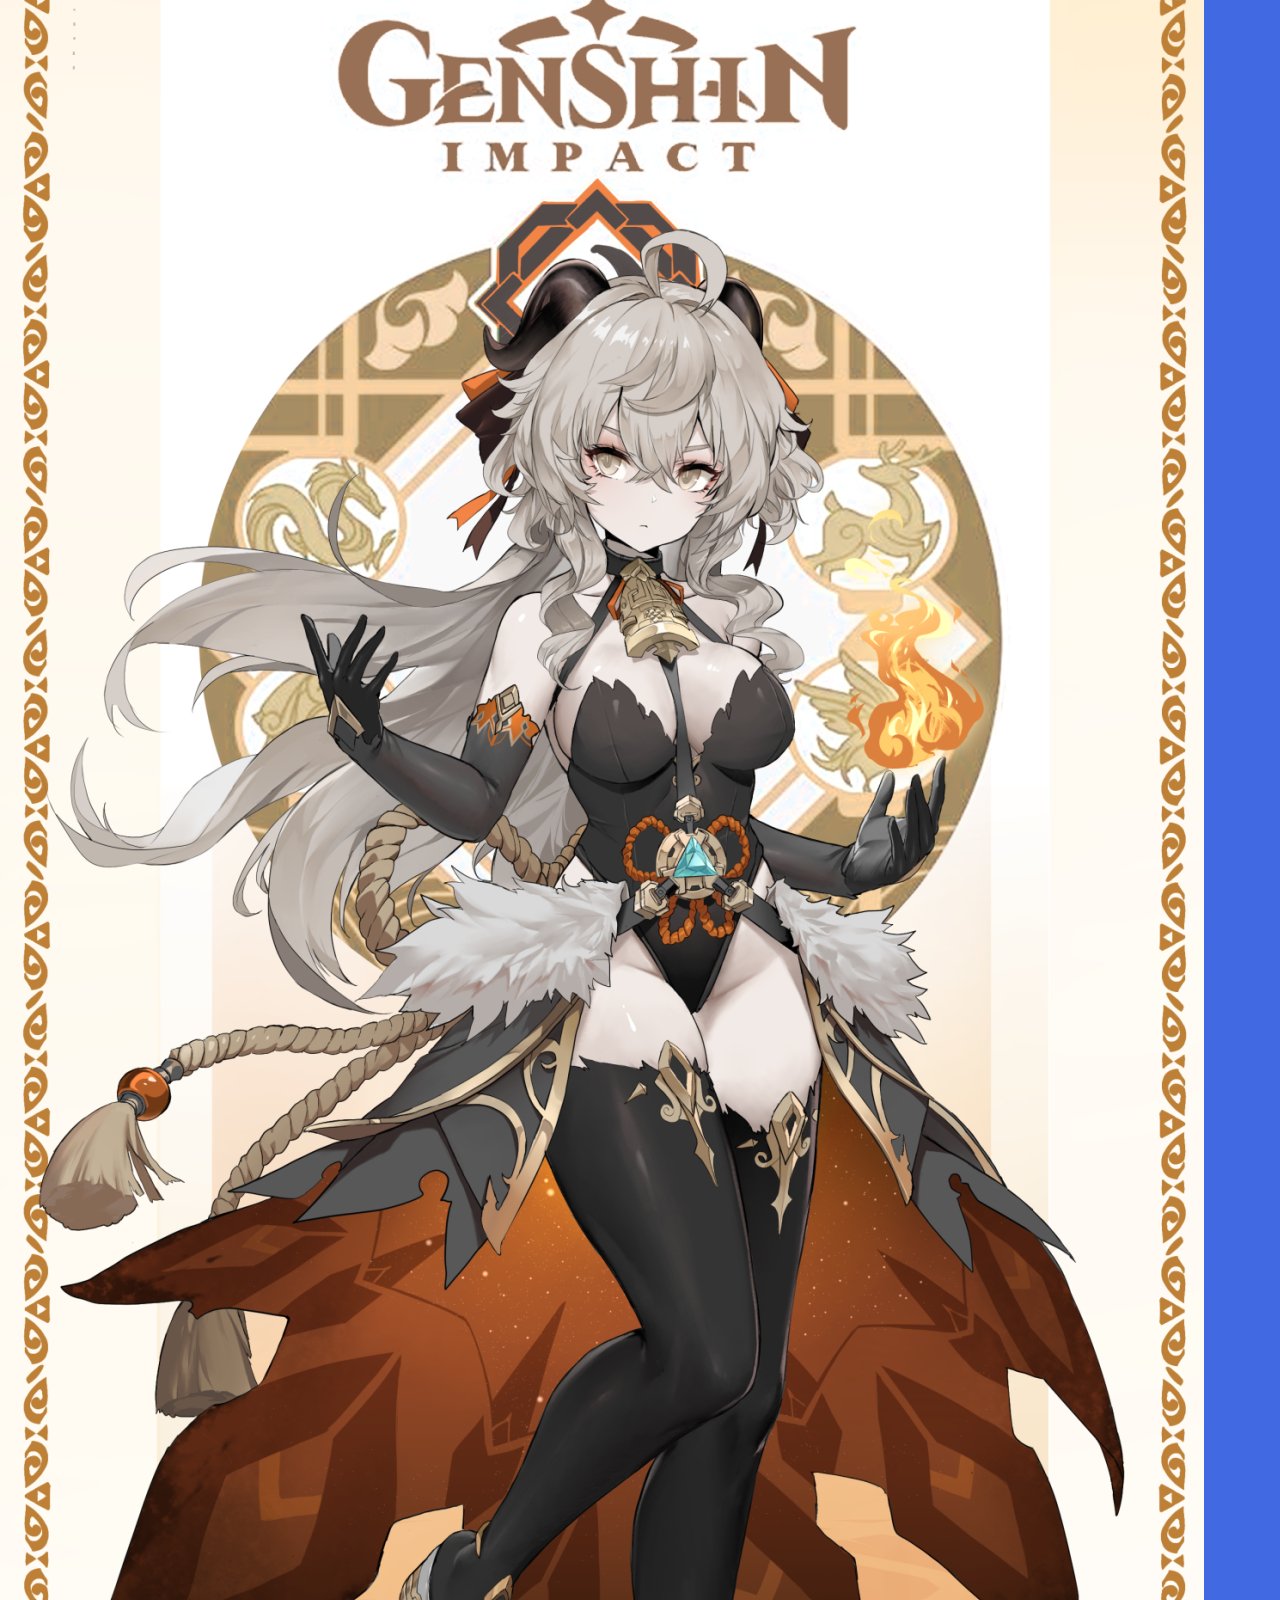
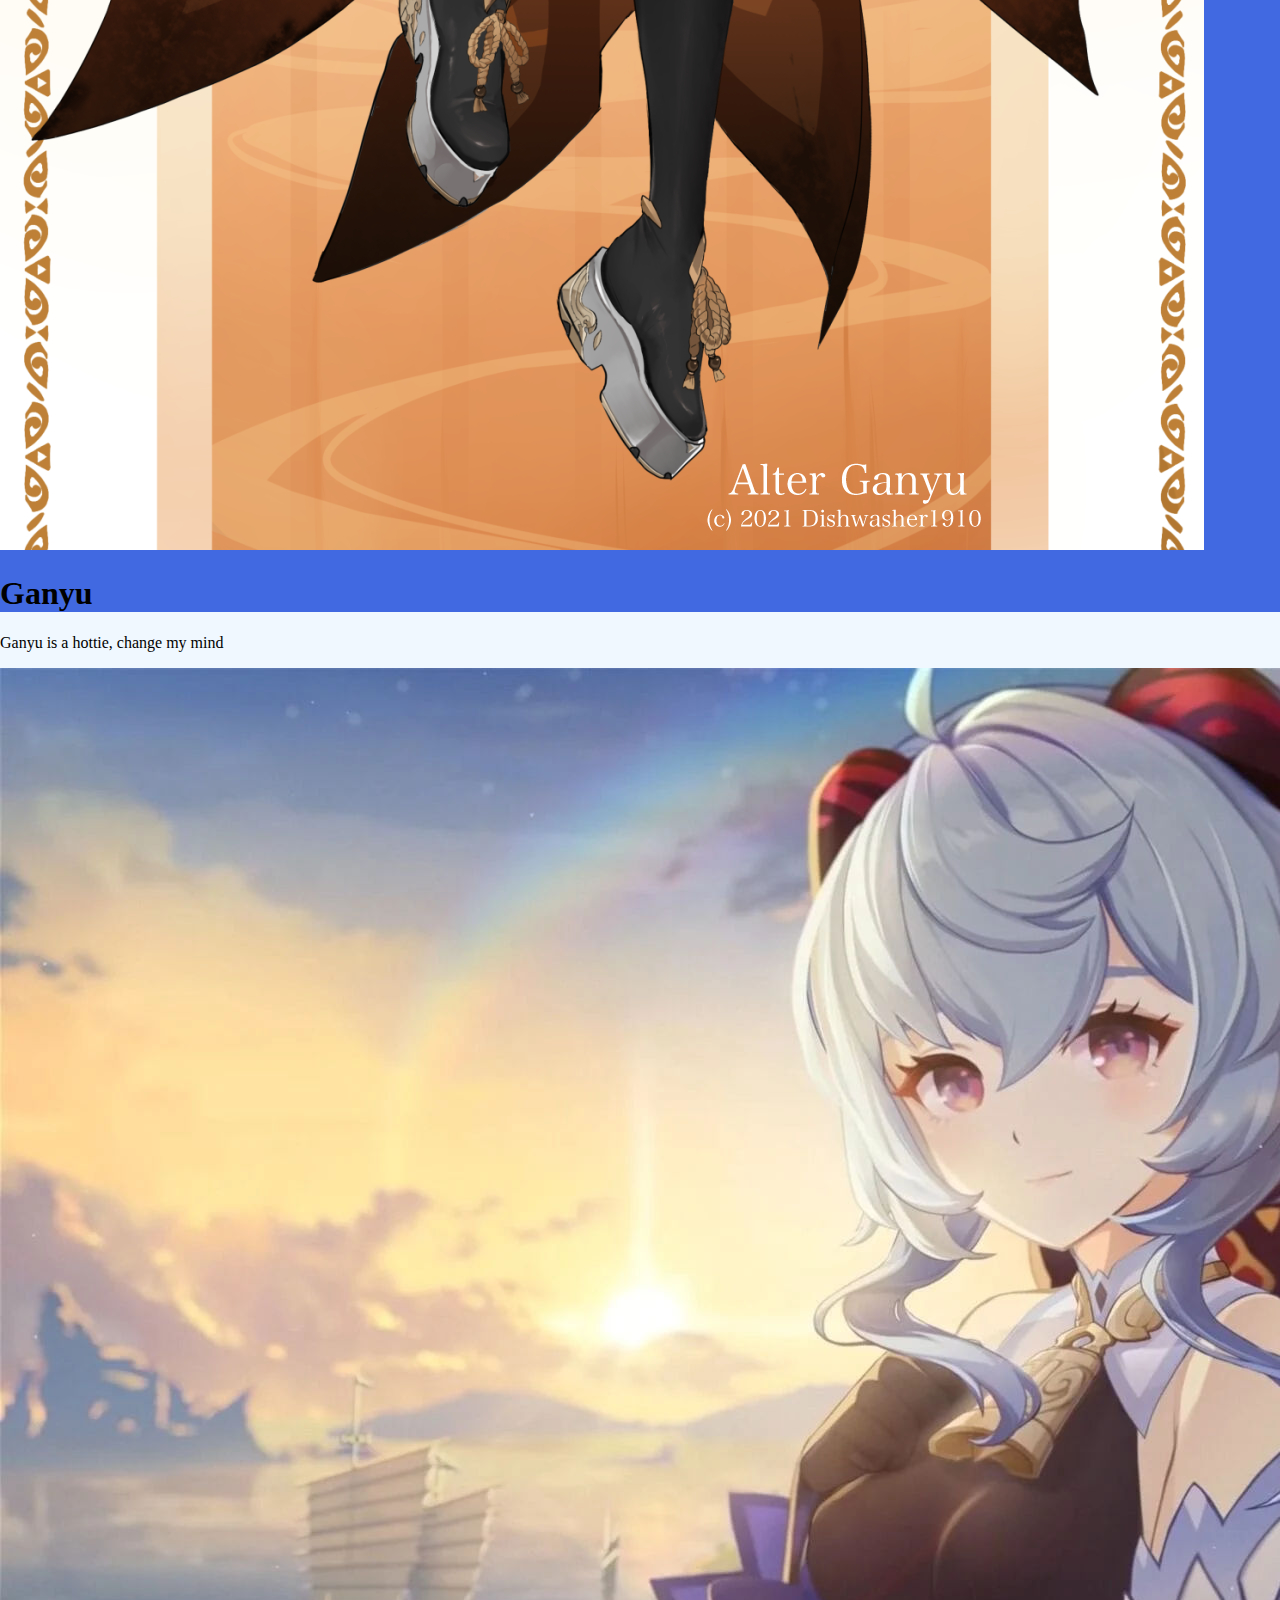
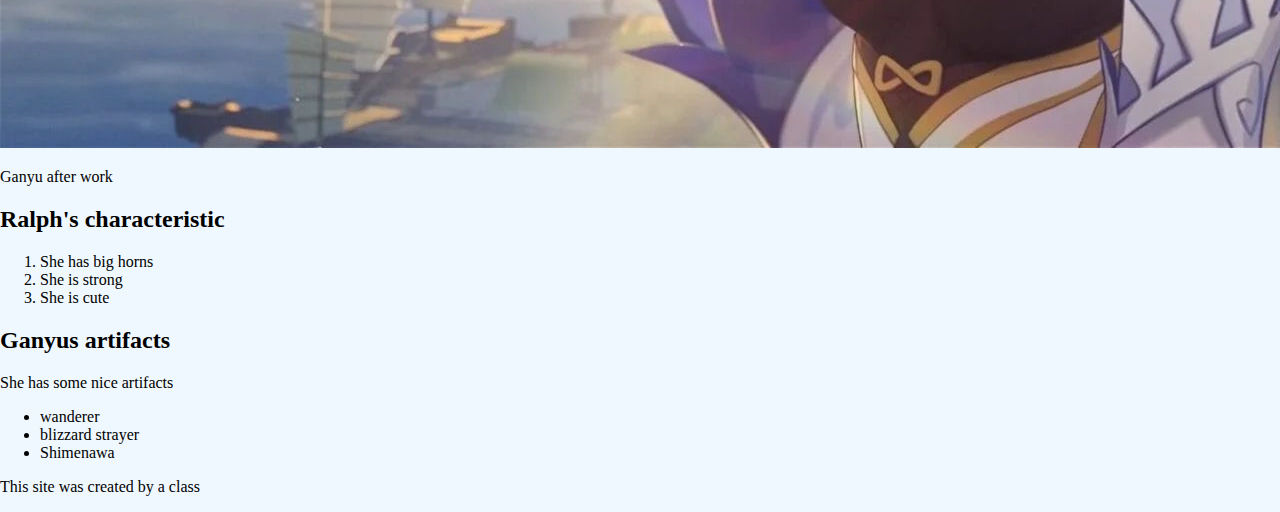
<file: index.html>
<!DOCTYPE html>
<html lang="en">
<head>
    <meta charset="UTF-8">
    <meta http-equiv="X-UA-Compatible" content="IE=edge">
    <meta name="viewport" content="width=device-width, initial-scale=1.0">
    <title>Wreck-me Ganyu</title>
    <link rel="icon" href="Item_Ganyu.png">
    <link rel="stylesheet" type="text/css"  href="css/ganyu.css">
</head>
<body>
    <!--comment-->
    <header>
        <img src="ganyu.jpg">
        <h1>Ganyu</h1>
    </header>

    <main>
        <h2></h2>
        <p>Ganyu is a hottie, change my mind</p>
        <img src="Genshin-Impact-Ganyu.jpg">
        <p>Ganyu after work</p>
        <h2>Ralph's characteristic</h2>
        <ol>


            <li>She has big horns</li>
            <li>She is strong</li>
            <li>She is cute</li>
        </ol>
        <h2>Ganyus artifacts</h2>
        <p>She has some nice artifacts</p>
        <ul>
            <li>wanderer</li>
            <li>blizzard strayer</li>
            <li>Shimenawa</li>
        </ul>
    </main>

    <footer>
        <p>This site was created by a class</p>
        </footer>
</body>
</html>
</file>
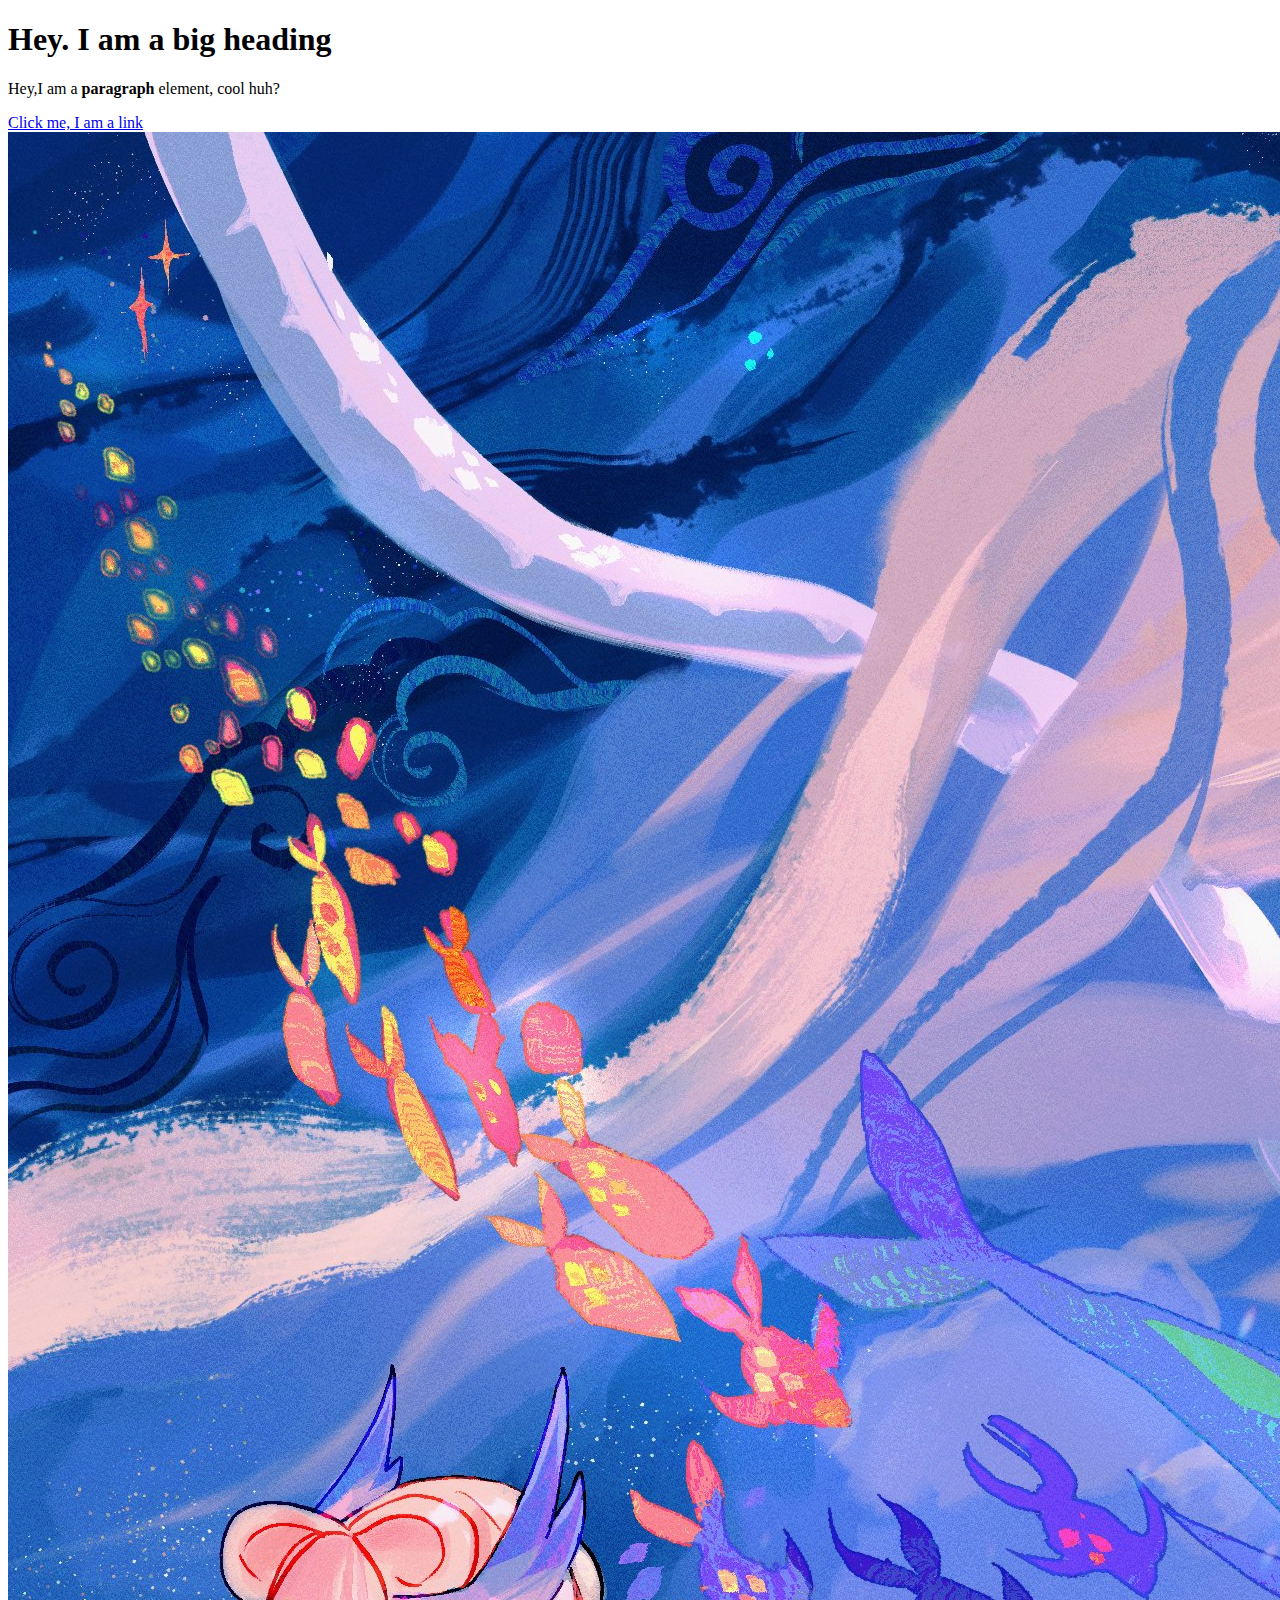
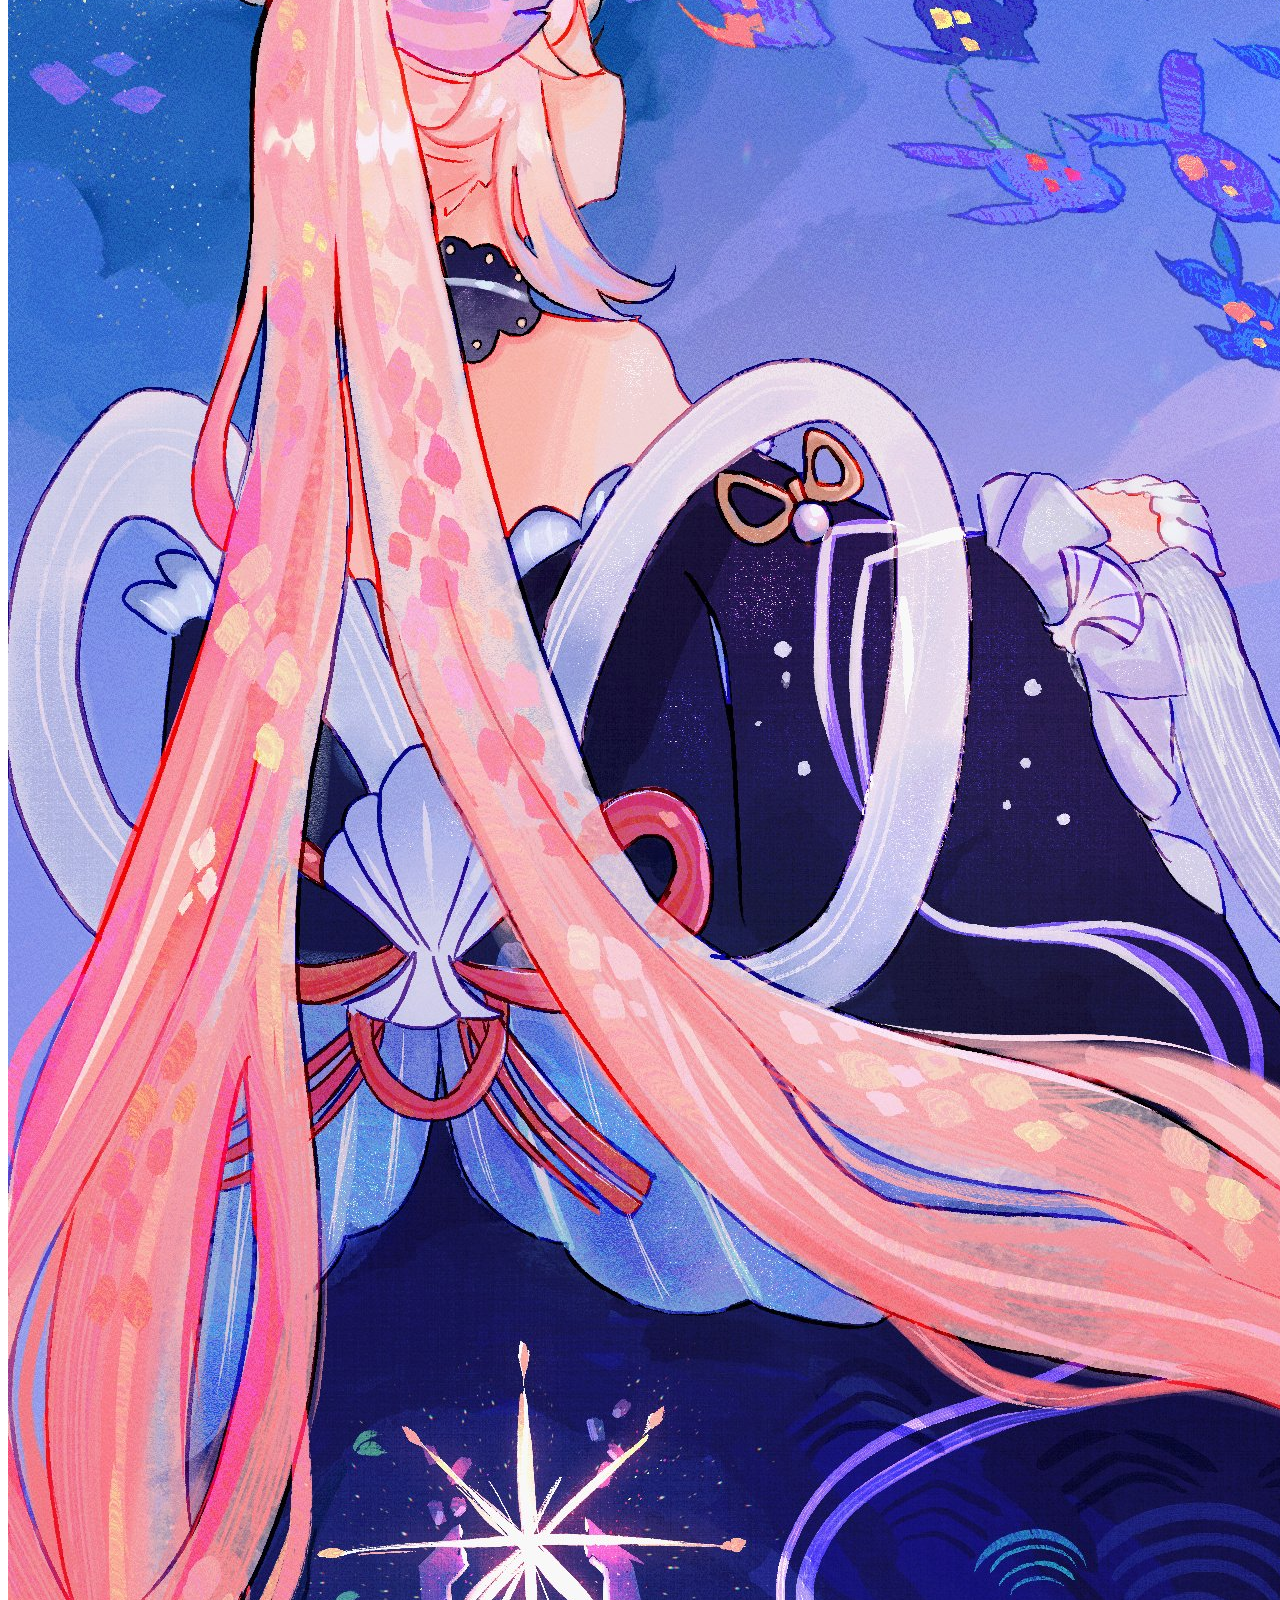
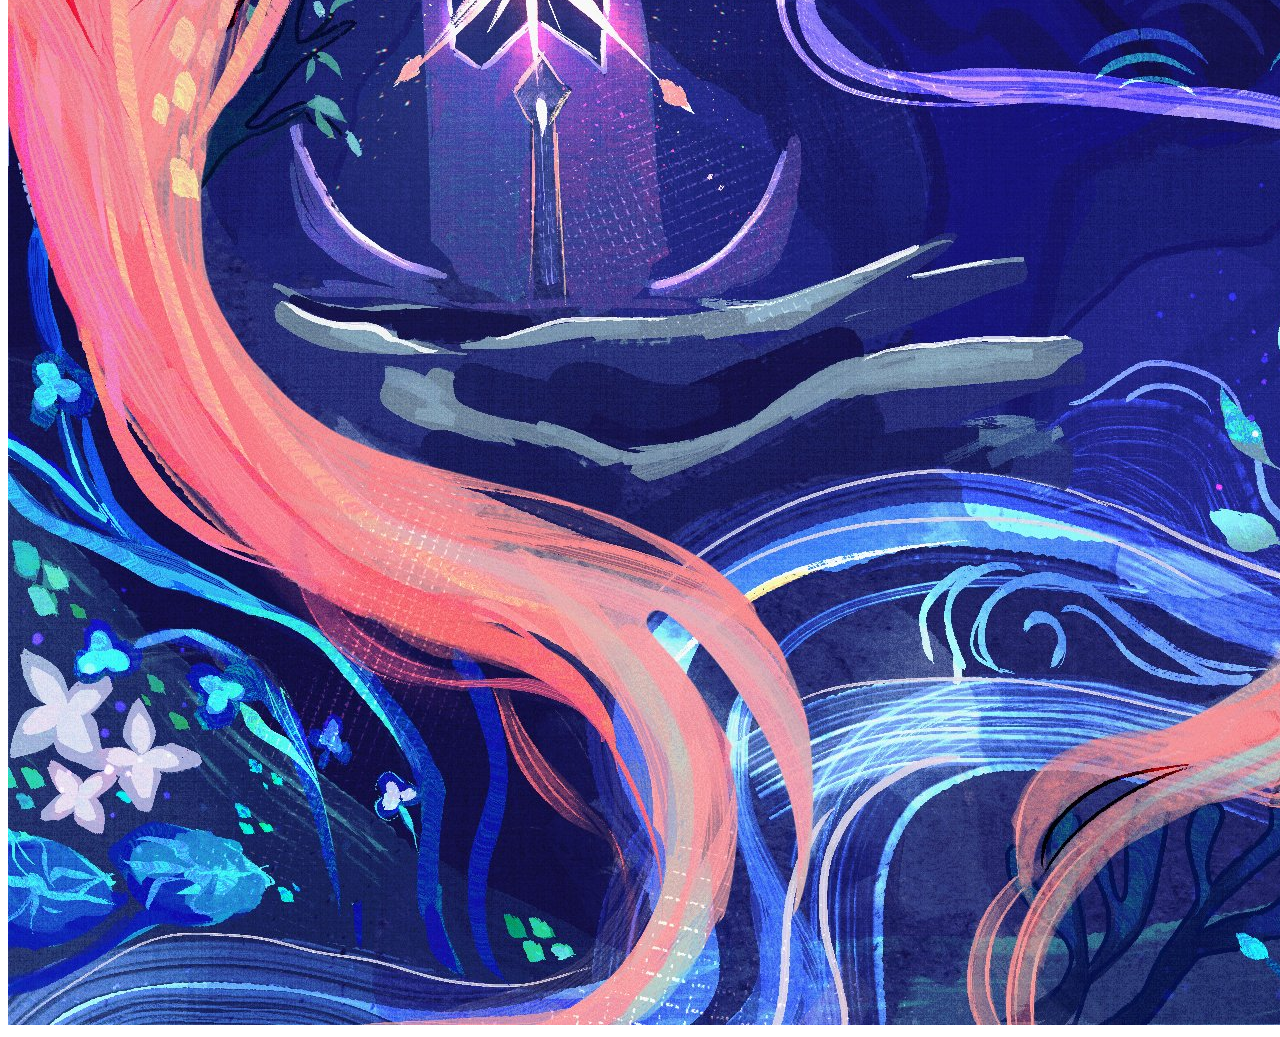
<file: cartoon hero.html>
<!DOCTYPE html>
<html lang="en">
<head>
    <meta charset="UTF-8">
    <meta http-equiv="X-UA-Compatible" content="IE=edge">
    <meta name="viewport" content="width=device-width, initial-scale=1.0">
    <title>test</title>
</head>
<body>
    <h1>Hey. I am a big heading</h1>
    <p>Hey,I am a <b>paragraph</b> element, cool huh?</p>
    <a href="https://google.com" target="_blank">Click me, I am a link</a>
    <img src="20220305_052512.jpg">
</body>
</html>
</file>
<file: css/ganyu.css>
body{
    background-color: aliceblue;
    margin:0;
}

header{
    background-color: royalblue;
}
</file>
